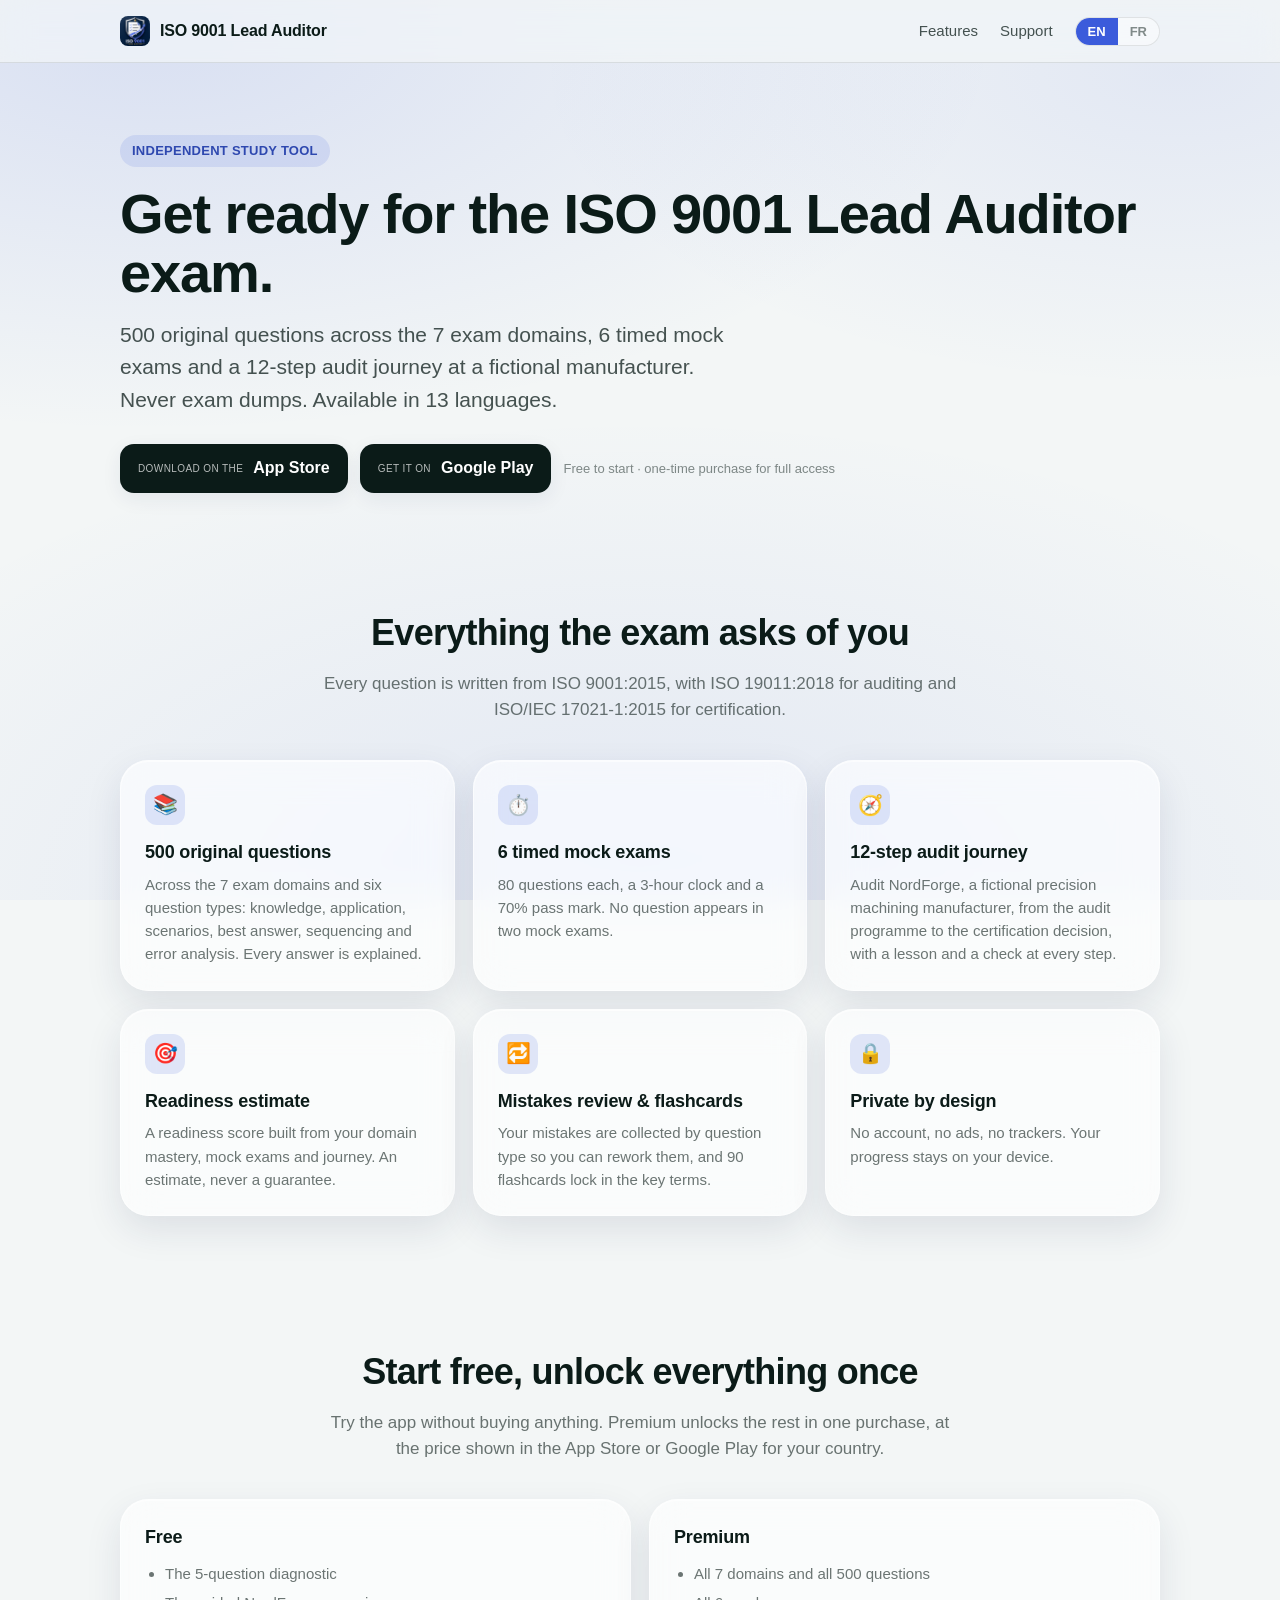
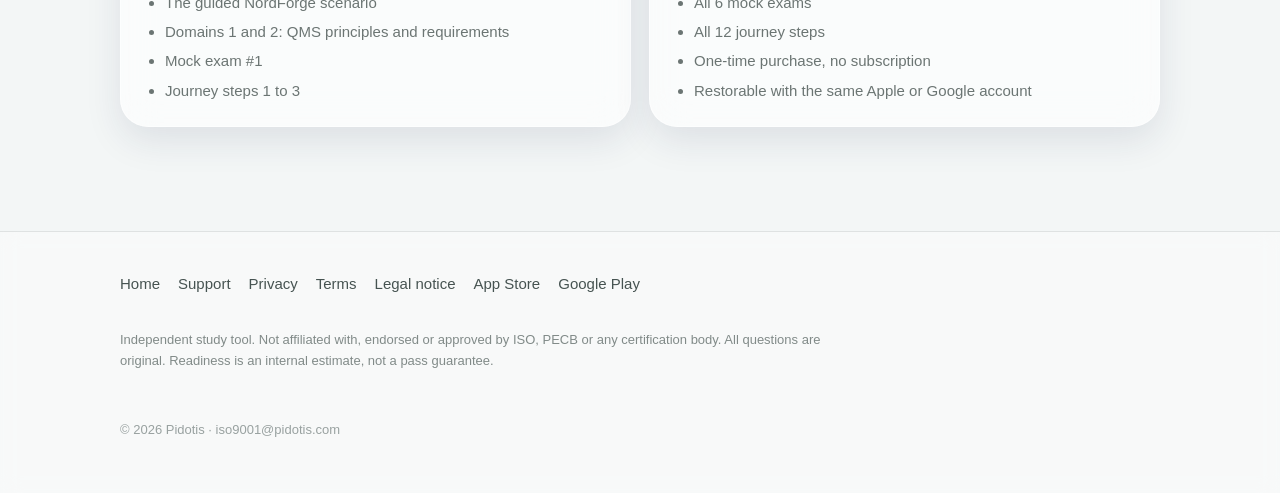
<file: index.html>
<!DOCTYPE html>
<html lang="en" data-lang="en">
  <head>
    <meta charset="utf-8" />
    <meta name="viewport" content="width=device-width, initial-scale=1" />
    <title>ISO 9001 Lead Auditor · Exam Practice &amp; Mock Exams</title>
    <meta
      name="description"
      content="Get ready for the ISO 9001 Lead Auditor exam: 500 original questions across the 7 exam domains, 6 timed mock exams and a 12-step audit journey. Independent study app in 13 languages."
    />
    <link rel="icon" type="image/png" href="assets/favicon.png" />
    <meta
      property="og:title"
      content="ISO 9001 Lead Auditor · Get ready for the exam"
    />
    <meta
      property="og:description"
      content="500 original questions, 6 timed mock exams and a 12-step audit journey to prepare for the ISO 9001 Lead Auditor exam."
    />
    <meta property="og:type" content="website" />
    <meta
      property="og:image"
      content="https://pierro0t.github.io/ISO-9001-website/assets/og.png"
    />
    <meta name="apple-itunes-app" content="app-id=6814967364" />
    <meta
      property="og:url"
      content="https://pierro0t.github.io/ISO-9001-website/"
    />
    <meta name="theme-color" content="#F3F6F6" />
    <script>
      // No-flash: fixe la langue avant le premier paint.
      (function () {
        try {
          var s = localStorage.getItem("i9001-lang");
          var l =
            s === "en" || s === "fr"
              ? s
              : (navigator.language || "en").toLowerCase().indexOf("fr") === 0
              ? "fr"
              : "en";
          document.documentElement.setAttribute("data-lang", l);
          document.documentElement.setAttribute("lang", l);
        } catch (e) {}
      })();
    </script>
    <link rel="stylesheet" href="styles.css" />
  </head>
  <body>
    <header class="nav">
      <div class="wrap nav-inner">
        <a class="brand" href="index.html">
          <img src="assets/logo.png" alt="" />
          <span>ISO 9001 Lead Auditor</span>
        </a>
        <nav class="nav-links">
          <a class="hide-sm" href="index.html#features"
            ><span class="lang-en">Features</span
            ><span class="lang-fr">Fonctions</span></a
          >
          <a href="support.html"
            ><span class="lang-en">Support</span
            ><span class="lang-fr">Aide</span></a
          >
          <div class="lang-toggle" role="group" aria-label="Language">
            <button type="button" data-set="en">EN</button>
            <button type="button" data-set="fr">FR</button>
          </div>
        </nav>
      </div>
    </header>

    <main>
      <!-- Hero -->
      <section class="wrap hero">
        <span class="eyebrow"
          ><span class="lang-en">Independent study tool</span
          ><span class="lang-fr">Outil d’étude indépendant</span></span
        >
        <h1>
          <span class="lang-en">Get ready for the ISO&nbsp;9001 Lead&nbsp;Auditor exam.</span
          ><span class="lang-fr">Préparez l’examen ISO&nbsp;9001 Lead&nbsp;Auditor.</span>
        </h1>
        <p class="lede">
          <span class="lang-en"
            >500 original questions across the 7 exam domains, 6 timed mock
            exams and a 12-step audit journey at a fictional manufacturer. Never
            exam dumps. Available in 13 languages.</span
          ><span class="lang-fr"
            >500 questions originales sur les 7 domaines de l’examen, 6 examens
            blancs chronométrés et un parcours d’audit en 12 étapes chez un
            fabricant fictif. Jamais de dumps d’examen. Disponible en 13
            langues.</span
          >
        </p>
        <div class="cta-row">
          <a
            class="badge"
            href="https://apps.apple.com/app/id6814967364"
            target="_blank"
            rel="noopener noreferrer"
          >
            <small class="lang-en">Download on the</small
            ><small class="lang-fr">Télécharger dans l’</small>
            <span>App Store</span>
          </a>
          <a
            class="badge"
            href="https://play.google.com/store/apps/details?id=com.pidotis.iso9001"
            target="_blank"
            rel="noopener noreferrer"
          >
            <small class="lang-en">Get it on</small
            ><small class="lang-fr">Disponible sur</small>
            <span>Google Play</span>
          </a>
          <span class="pill-note"
            ><span class="lang-en">Free to start · one-time purchase for full access</span
            ><span class="lang-fr"
              >Gratuit pour commencer · achat unique pour tout débloquer</span
            ></span
          >
        </div>
      </section>

      <!-- Features -->
      <section class="wrap" id="features">
        <div class="section-head">
          <h2>
            <span class="lang-en">Everything the exam asks of&nbsp;you</span
            ><span class="lang-fr">Tout ce que l’examen attend de vous</span>
          </h2>
          <p>
            <span class="lang-en"
              >Every question is written from ISO&nbsp;9001:2015, with
              ISO&nbsp;19011:2018 for auditing and ISO/IEC&nbsp;17021-1:2015 for
              certification.</span
            ><span class="lang-fr"
              >Chaque question s’appuie sur l’ISO&nbsp;9001:2015, avec
              l’ISO&nbsp;19011:2018 pour l’audit et l’ISO/IEC&nbsp;17021-1:2015
              pour la certification.</span
            >
          </p>
        </div>
        <div class="grid">
          <div class="glass card">
            <div class="ic">📚</div>
            <h3>
              <span class="lang-en">500 original questions</span
              ><span class="lang-fr">500 questions originales</span>
            </h3>
            <p>
              <span class="lang-en"
                >Across the 7 exam domains and six question types: knowledge,
                application, scenarios, best answer, sequencing and error
                analysis. Every answer is explained.</span
              ><span class="lang-fr"
                >Sur les 7 domaines de l’examen et six types de questions&nbsp;:
                connaissances, application, scénarios, meilleure réponse,
                séquencement et analyse d’erreur. Chaque réponse est
                expliquée.</span
              >
            </p>
          </div>
          <div class="glass card">
            <div class="ic">⏱️</div>
            <h3>
              <span class="lang-en">6 timed mock exams</span
              ><span class="lang-fr">6 examens blancs chronométrés</span>
            </h3>
            <p>
              <span class="lang-en"
                >80 questions each, a 3-hour clock and a 70% pass mark. No
                question appears in two mock exams.</span
              ><span class="lang-fr"
                >80 questions chacun, 3&nbsp;h de chrono et un seuil de réussite
                de 70&nbsp;%. Aucune question n’apparaît dans deux examens
                blancs.</span
              >
            </p>
          </div>
          <div class="glass card">
            <div class="ic">🧭</div>
            <h3>
              <span class="lang-en">12-step audit journey</span
              ><span class="lang-fr">Parcours d’audit en 12 étapes</span>
            </h3>
            <p>
              <span class="lang-en"
                >Audit NordForge, a fictional precision machining manufacturer,
                from the audit programme to the certification decision, with a
                lesson and a check at every step.</span
              ><span class="lang-fr"
                >Auditez NordForge, fabricant fictif d’usinage de précision, du
                programme d’audit à la décision de certification, avec un cours
                et un contrôle à chaque étape.</span
              >
            </p>
          </div>
          <div class="glass card">
            <div class="ic">🎯</div>
            <h3>
              <span class="lang-en">Readiness estimate</span
              ><span class="lang-fr">Préparation estimée</span>
            </h3>
            <p>
              <span class="lang-en"
                >A readiness score built from your domain mastery, mock exams and
                journey. An estimate, never a guarantee.</span
              ><span class="lang-fr"
                >Un score de préparation fondé sur votre maîtrise des domaines,
                vos examens blancs et votre parcours. Une estimation, jamais une
                garantie.</span
              >
            </p>
          </div>
          <div class="glass card">
            <div class="ic">🔁</div>
            <h3>
              <span class="lang-en">Mistakes review &amp; flashcards</span
              ><span class="lang-fr">Révision des erreurs &amp; flashcards</span>
            </h3>
            <p>
              <span class="lang-en"
                >Your mistakes are collected by question type so you can rework
                them, and 90 flashcards lock in the key terms.</span
              ><span class="lang-fr"
                >Vos erreurs sont rangées par type de question pour les
                retravailler, et 90 flashcards ancrent les notions clés.</span
              >
            </p>
          </div>
          <div class="glass card">
            <div class="ic">🔒</div>
            <h3>
              <span class="lang-en">Private by design</span
              ><span class="lang-fr">Privé par conception</span>
            </h3>
            <p>
              <span class="lang-en"
                >No account, no ads, no trackers. Your progress stays on your
                device.</span
              ><span class="lang-fr"
                >Pas de compte, pas de publicité, aucun traceur. Votre progression
                reste sur votre appareil.</span
              >
            </p>
          </div>
        </div>
      </section>

      <!-- Free and Premium -->
      <section class="wrap">
        <div class="section-head">
          <h2>
            <span class="lang-en">Start free, unlock everything once</span
            ><span class="lang-fr"
              >Commencez gratuitement, débloquez tout en une fois</span
            >
          </h2>
          <p>
            <span class="lang-en"
              >Try the app without buying anything. Premium unlocks the rest in
              one purchase, at the price shown in the App Store or Google Play
              for your country.</span
            ><span class="lang-fr"
              >Essayez l’app sans rien acheter. Premium débloque le reste en un
              seul achat, au prix affiché dans l’App Store ou Google Play pour
              votre pays.</span
            >
          </p>
        </div>
        <div class="grid">
          <div class="glass card">
            <h3>
              <span class="lang-en">Free</span
              ><span class="lang-fr">Gratuit</span>
            </h3>
            <ul class="lang-en">
              <li>The 5-question diagnostic</li>
              <li>The guided NordForge scenario</li>
              <li>Domains 1 and 2: QMS principles and requirements</li>
              <li>Mock exam #1</li>
              <li>Journey steps 1 to 3</li>
            </ul>
            <ul class="lang-fr">
              <li>Le diagnostic de 5 questions</li>
              <li>Le scénario guidé NordForge</li>
              <li>Les domaines 1 et 2&nbsp;: principes et exigences du SMQ</li>
              <li>L’examen blanc n°1</li>
              <li>Les étapes 1 à 3 du parcours</li>
            </ul>
          </div>
          <div class="glass card">
            <h3>Premium</h3>
            <ul class="lang-en">
              <li>All 7 domains and all 500 questions</li>
              <li>All 6 mock exams</li>
              <li>All 12 journey steps</li>
              <li>One-time purchase, no subscription</li>
              <li>Restorable with the same Apple or Google account</li>
            </ul>
            <ul class="lang-fr">
              <li>Les 7 domaines et les 500 questions</li>
              <li>Les 6 examens blancs</li>
              <li>Les 12 étapes du parcours</li>
              <li>Achat unique, sans abonnement</li>
              <li>Restaurable avec le même compte Apple ou Google</li>
            </ul>
          </div>
        </div>
      </section>
    </main>

    <footer class="footer">
      <div class="wrap footer-inner">
        <div class="footer-links">
          <a href="index.html"
            ><span class="lang-en">Home</span
            ><span class="lang-fr">Accueil</span></a
          >
          <a href="support.html"
            ><span class="lang-en">Support</span
            ><span class="lang-fr">Aide</span></a
          >
          <a href="privacy.html"
            ><span class="lang-en">Privacy</span
            ><span class="lang-fr">Confidentialité</span></a
          >
          <a href="terms.html"
            ><span class="lang-en">Terms</span
            ><span class="lang-fr">Conditions</span></a
          >
          <a href="legal.html"
            ><span class="lang-en">Legal notice</span
            ><span class="lang-fr">Mentions légales</span></a
          >
          <a
            href="https://apps.apple.com/app/id6814967364"
            target="_blank"
            rel="noopener noreferrer"
            >App Store</a
          >
          <a
            href="https://play.google.com/store/apps/details?id=com.pidotis.iso9001"
            target="_blank"
            rel="noopener noreferrer"
            >Google Play</a
          >
        </div>
        <p class="disclaimer">
          <span class="lang-en"
            >Independent study tool. Not affiliated with, endorsed or approved by
            ISO, PECB or any certification body. All questions are original.
            Readiness is an internal estimate, not a pass guarantee.</span
          ><span class="lang-fr"
            >Outil d’étude indépendant. Non affilié à ISO, PECB ni à aucun
            organisme de certification. Toutes les questions sont originales. La
            préparation est une estimation interne, pas une garantie de
            réussite.</span
          >
        </p>
        <p class="copy">© 2026 Pidotis · iso9001@pidotis.com</p>
      </div>
    </footer>
    <script src="app.js"></script>
  </body>
</html>
</file>
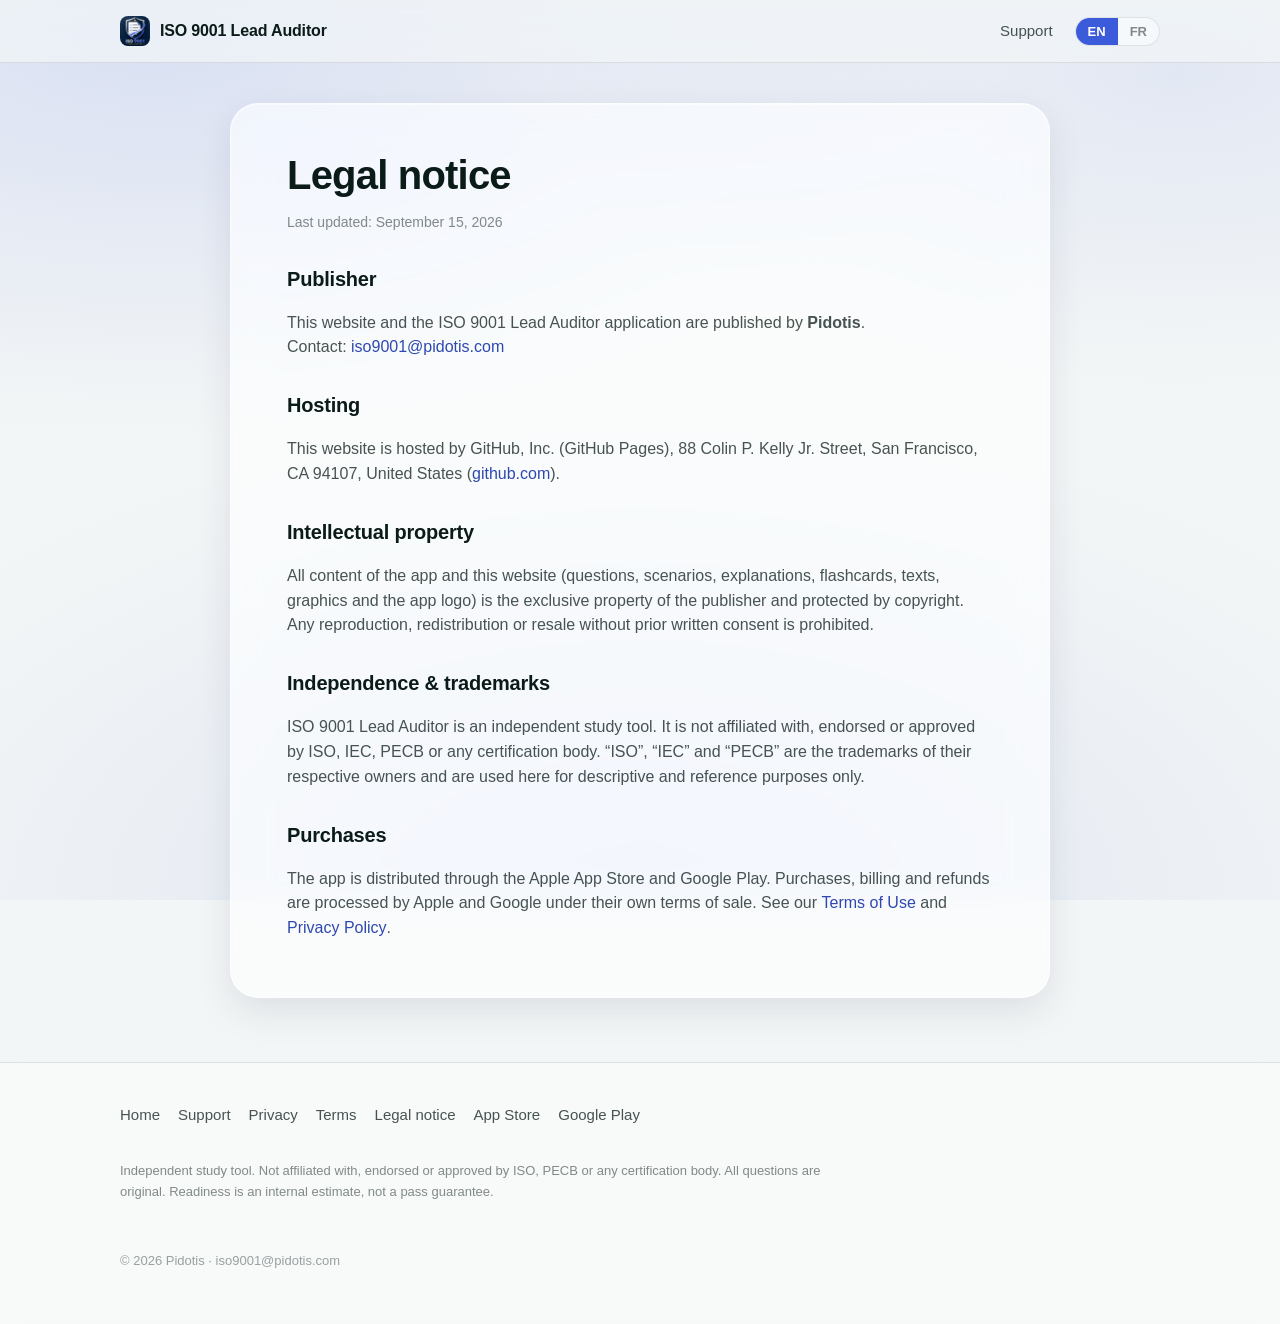
<file: legal.html>
<!DOCTYPE html>
<html lang="en" data-lang="en">
  <head>
    <meta charset="utf-8" />
    <meta name="viewport" content="width=device-width, initial-scale=1" />
    <title>Legal notice · ISO 9001 Lead Auditor</title>
    <meta
      name="description"
      content="Legal notice / mentions légales for ISO 9001 Lead Auditor by Pidotis."
    />
    <link rel="icon" type="image/png" href="assets/favicon.png" />
    <meta name="theme-color" content="#F3F6F6" />
    <script>
      (function () {
        try {
          var s = localStorage.getItem("i9001-lang");
          var l =
            s === "en" || s === "fr"
              ? s
              : (navigator.language || "en").toLowerCase().indexOf("fr") === 0
              ? "fr"
              : "en";
          document.documentElement.setAttribute("data-lang", l);
          document.documentElement.setAttribute("lang", l);
        } catch (e) {}
      })();
    </script>
    <link rel="stylesheet" href="styles.css" />
  </head>
  <body>
    <header class="nav">
      <div class="wrap nav-inner">
        <a class="brand" href="index.html">
          <img src="assets/logo.png" alt="" />
          <span>ISO 9001 Lead Auditor</span>
        </a>
        <nav class="nav-links">
          <a href="support.html"
            ><span class="lang-en">Support</span
            ><span class="lang-fr">Aide</span></a
          >
          <div class="lang-toggle" role="group" aria-label="Language">
            <button type="button" data-set="en">EN</button>
            <button type="button" data-set="fr">FR</button>
          </div>
        </nav>
      </div>
    </header>

    <main class="wrap doc">
      <article class="glass doc-card">
        <h1>
          <span class="lang-en">Legal notice</span
          ><span class="lang-fr">Mentions légales</span>
        </h1>
        <p class="updated">
          <span class="lang-en">Last updated: September 15, 2026</span
          ><span class="lang-fr">Dernière mise à jour&nbsp;: 15 septembre 2026</span>
        </p>

        <!-- EN -->
        <div class="lang-en">
          <h2>Publisher</h2>
          <p>
            This website and the ISO 9001 Lead Auditor application are published
            by <strong>Pidotis</strong>.<br />
            Contact:
            <a href="mailto:iso9001@pidotis.com"
              >iso9001@pidotis.com</a
            >
          </p>
          <h2>Hosting</h2>
          <p>
            This website is hosted by GitHub, Inc. (GitHub Pages), 88 Colin P.
            Kelly Jr. Street, San Francisco, CA 94107, United States
            (<a href="https://github.com" rel="noopener">github.com</a>).
          </p>
          <h2>Intellectual property</h2>
          <p>
            All content of the app and this website (questions, scenarios,
            explanations, flashcards, texts, graphics and the app logo) is the
            exclusive property of the publisher and protected by copyright. Any
            reproduction, redistribution or resale without prior written consent
            is prohibited.
          </p>
          <h2>Independence &amp; trademarks</h2>
          <p>
            ISO 9001 Lead Auditor is an independent study tool. It is not
            affiliated with, endorsed or approved by ISO, IEC, PECB or any
            certification body. “ISO”, “IEC” and “PECB” are the trademarks of
            their respective owners and are used here for descriptive and
            reference purposes only.
          </p>
          <h2>Purchases</h2>
          <p>
            The app is distributed through the Apple App Store and Google Play.
            Purchases, billing and refunds are processed by Apple and Google under
            their own terms of sale. See our
            <a href="terms.html">Terms of Use</a> and
            <a href="privacy.html">Privacy Policy</a>.
          </p>
        </div>

        <!-- FR -->
        <div class="lang-fr">
          <h2>Éditeur</h2>
          <p>
            Ce site et l’application ISO 9001 Lead Auditor sont édités par
            <strong>Pidotis</strong>.<br />
            Contact&nbsp;:
            <a href="mailto:iso9001@pidotis.com"
              >iso9001@pidotis.com</a
            >
          </p>
          <h2>Hébergement</h2>
          <p>
            Ce site est hébergé par GitHub, Inc. (GitHub Pages), 88 Colin P. Kelly
            Jr. Street, San Francisco, CA 94107, États-Unis
            (<a href="https://github.com" rel="noopener">github.com</a>).
          </p>
          <h2>Propriété intellectuelle</h2>
          <p>
            L’ensemble du contenu de l’app et de ce site (questions, scénarios,
            explications, flashcards, textes, graphismes et logo de l’app) est la
            propriété exclusive de l’éditeur et protégé par le droit d’auteur.
            Toute reproduction, redistribution ou revente sans accord écrit
            préalable est interdite.
          </p>
          <h2>Indépendance &amp; marques</h2>
          <p>
            ISO 9001 Lead Auditor est un outil d’étude indépendant. Il n’est ni
            affilié à ISO, à l’IEC ou à PECB, ni approuvé par ces organismes ou
            par un organisme de certification. «&nbsp;ISO&nbsp;», «&nbsp;IEC&nbsp;»
            et «&nbsp;PECB&nbsp;» sont les marques de leurs détenteurs respectifs
            et ne sont utilisées ici qu’à des fins descriptives et de référence.
          </p>
          <h2>Achats</h2>
          <p>
            L’app est distribuée via l’App Store d’Apple et Google Play. Les
            achats, la facturation et les remboursements sont traités par Apple et
            Google selon leurs propres conditions de vente. Voir nos
            <a href="terms.html">conditions d’utilisation</a> et notre
            <a href="privacy.html">politique de confidentialité</a>.
          </p>
        </div>
      </article>
    </main>

    <footer class="footer">
      <div class="wrap footer-inner">
        <div class="footer-links">
          <a href="index.html"
            ><span class="lang-en">Home</span
            ><span class="lang-fr">Accueil</span></a
          >
          <a href="support.html"
            ><span class="lang-en">Support</span
            ><span class="lang-fr">Aide</span></a
          >
          <a href="privacy.html"
            ><span class="lang-en">Privacy</span
            ><span class="lang-fr">Confidentialité</span></a
          >
          <a href="terms.html"
            ><span class="lang-en">Terms</span
            ><span class="lang-fr">Conditions</span></a
          >
          <a href="legal.html"
            ><span class="lang-en">Legal notice</span
            ><span class="lang-fr">Mentions légales</span></a
          >
          <a
            href="https://apps.apple.com/app/id6814967364"
            target="_blank"
            rel="noopener noreferrer"
            >App Store</a
          >
          <a
            href="https://play.google.com/store/apps/details?id=com.pidotis.iso9001"
            target="_blank"
            rel="noopener noreferrer"
            >Google Play</a
          >
        </div>
        <p class="disclaimer">
          <span class="lang-en"
            >Independent study tool. Not affiliated with, endorsed or approved by
            ISO, PECB or any certification body. All questions are original.
            Readiness is an internal estimate, not a pass guarantee.</span
          ><span class="lang-fr"
            >Outil d’étude indépendant. Non affilié à ISO, PECB ni à aucun
            organisme de certification. Toutes les questions sont originales. La
            préparation est une estimation interne, pas une garantie de
            réussite.</span
          >
        </p>
        <p class="copy">© 2026 Pidotis · iso9001@pidotis.com</p>
      </div>
    </footer>
    <script src="app.js"></script>
  </body>
</html>
</file>
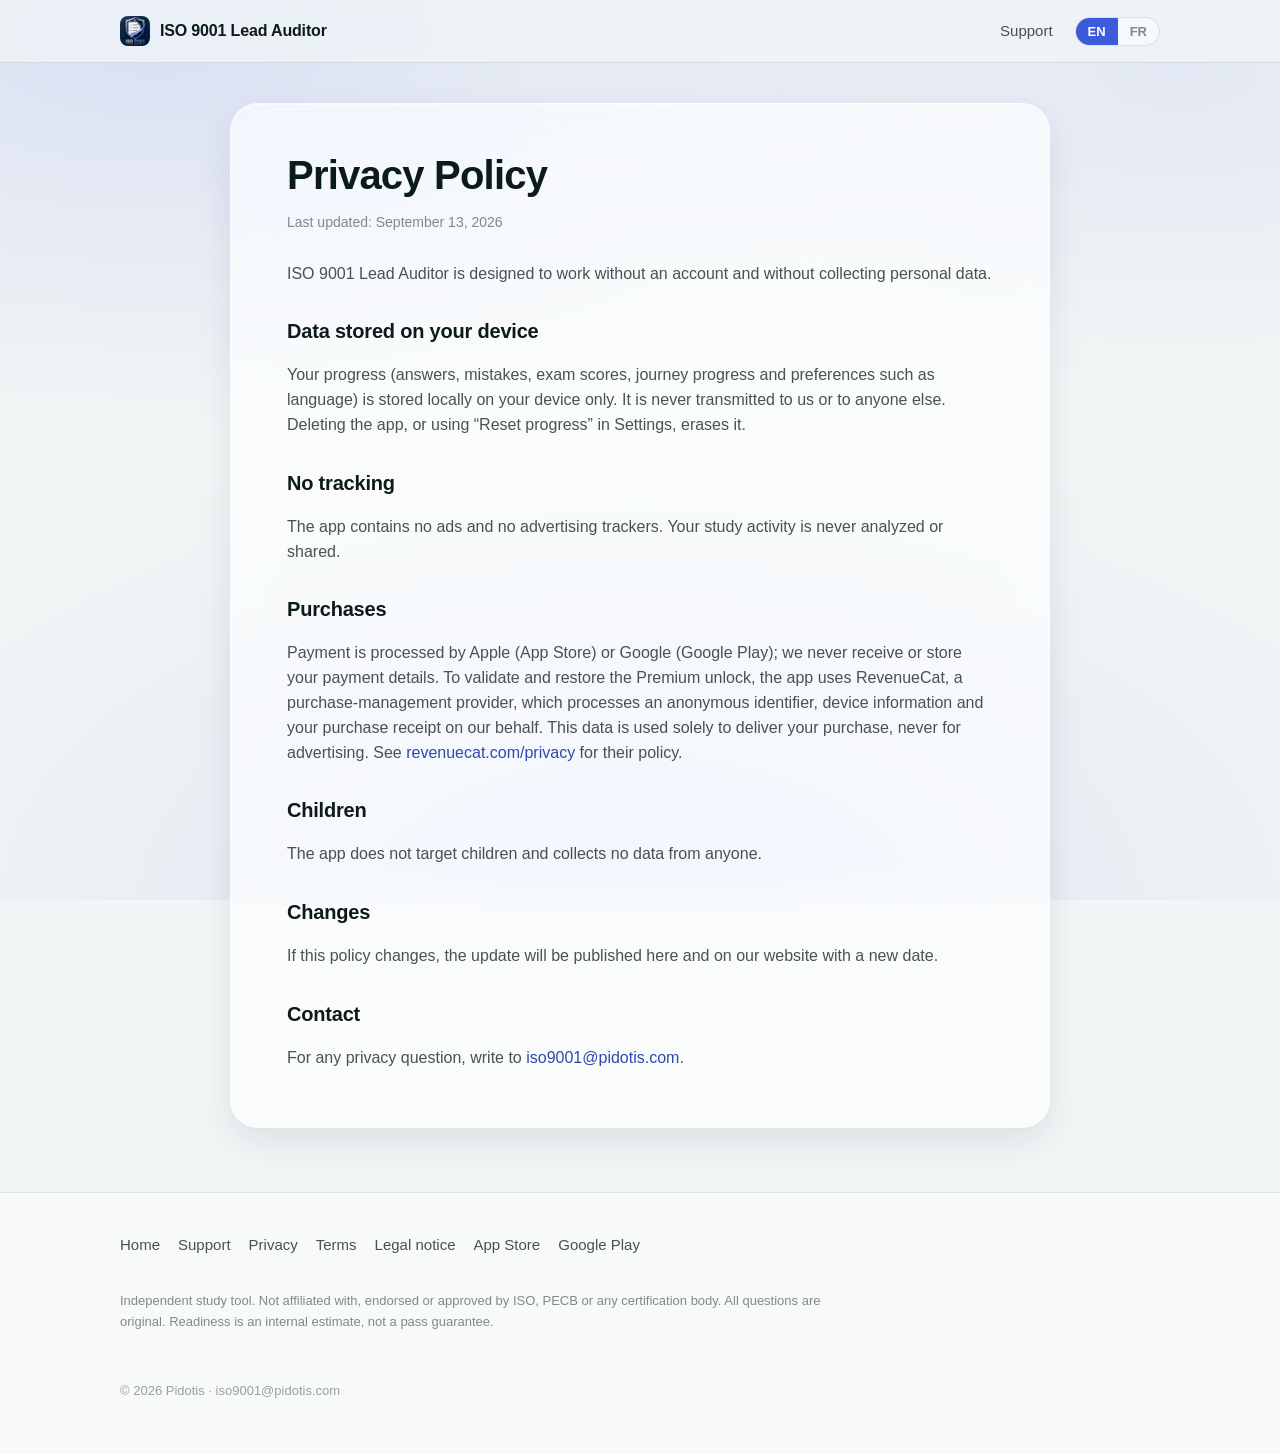
<file: privacy.html>
<!DOCTYPE html>
<html lang="en" data-lang="en">
  <head>
    <meta charset="utf-8" />
    <meta name="viewport" content="width=device-width, initial-scale=1" />
    <title>Privacy Policy · ISO 9001 Lead Auditor</title>
    <meta
      name="description"
      content="Privacy policy for ISO 9001 Lead Auditor: no account, no personal data collection, no tracking."
    />
    <link rel="icon" type="image/png" href="assets/favicon.png" />
    <meta name="theme-color" content="#F3F6F6" />
    <script>
      (function () {
        try {
          var s = localStorage.getItem("i9001-lang");
          var l =
            s === "en" || s === "fr"
              ? s
              : (navigator.language || "en").toLowerCase().indexOf("fr") === 0
              ? "fr"
              : "en";
          document.documentElement.setAttribute("data-lang", l);
          document.documentElement.setAttribute("lang", l);
        } catch (e) {}
      })();
    </script>
    <link rel="stylesheet" href="styles.css" />
  </head>
  <body>
    <header class="nav">
      <div class="wrap nav-inner">
        <a class="brand" href="index.html">
          <img src="assets/logo.png" alt="" />
          <span>ISO 9001 Lead Auditor</span>
        </a>
        <nav class="nav-links">
          <a href="support.html"
            ><span class="lang-en">Support</span
            ><span class="lang-fr">Aide</span></a
          >
          <div class="lang-toggle" role="group" aria-label="Language">
            <button type="button" data-set="en">EN</button>
            <button type="button" data-set="fr">FR</button>
          </div>
        </nav>
      </div>
    </header>

    <main class="wrap doc">
      <article class="glass doc-card">
        <h1>
          <span class="lang-en">Privacy Policy</span
          ><span class="lang-fr">Politique de confidentialité</span>
        </h1>
        <p class="updated"><!-- legal:updated -->
<span class="lang-en">Last updated: September 13, 2026</span><span class="lang-fr">Dernière mise à jour : 13 septembre 2026</span>
<!-- /legal:updated --></p>
        <div class="lang-en"><!-- legal:en -->
          <p>ISO 9001 Lead Auditor is designed to work without an account and without collecting personal data.</p>
          <h2>Data stored on your device</h2>
          <p>Your progress (answers, mistakes, exam scores, journey progress and preferences such as language) is stored locally on your device only. It is never transmitted to us or to anyone else. Deleting the app, or using “Reset progress” in Settings, erases it.</p>
          <h2>No tracking</h2>
          <p>The app contains no ads and no advertising trackers. Your study activity is never analyzed or shared.</p>
          <h2>Purchases</h2>
          <p>Payment is processed by Apple (App Store) or Google (Google Play); we never receive or store your payment details. To validate and restore the Premium unlock, the app uses RevenueCat, a purchase-management provider, which processes an anonymous identifier, device information and your purchase receipt on our behalf. This data is used solely to deliver your purchase, never for advertising. See <a href="https://www.revenuecat.com/privacy" rel="noopener">revenuecat.com/privacy</a> for their policy.</p>
          <h2>Children</h2>
          <p>The app does not target children and collects no data from anyone.</p>
          <h2>Changes</h2>
          <p>If this policy changes, the update will be published here and on our website with a new date.</p>
          <h2>Contact</h2>
          <p>For any privacy question, write to <a href="mailto:iso9001@pidotis.com">iso9001@pidotis.com</a>.</p>
<!-- /legal:en --></div>
        <div class="lang-fr"><!-- legal:fr -->
          <p>ISO 9001 Lead Auditor est conçu pour fonctionner sans compte et sans collecte de données personnelles.</p>
          <h2>Données stockées sur votre appareil</h2>
          <p>Votre progression (réponses, erreurs, scores d'examens, avancement du parcours et préférences comme la langue) est stockée uniquement en local sur votre appareil. Elle ne nous est jamais transmise, ni à quiconque. Supprimer l'app, ou utiliser « Réinitialiser la progression » dans les réglages, l'efface.</p>
          <h2>Aucun pistage</h2>
          <p>L'app ne contient ni publicité ni traceur publicitaire. Votre activité d'étude n'est jamais analysée ni partagée.</p>
          <h2>Achats</h2>
          <p>Le paiement est traité par Apple (App Store) ou Google (Google Play) ; nous ne recevons ni ne stockons jamais vos données de paiement. Pour valider et restaurer le déblocage Premium, l'app utilise RevenueCat, un prestataire de gestion des achats, qui traite pour notre compte un identifiant anonyme, des informations sur l'appareil et votre reçu d'achat. Ces données servent uniquement à fournir votre achat, jamais à des fins publicitaires. Voir <a href="https://www.revenuecat.com/privacy" rel="noopener">revenuecat.com/privacy</a> pour leur politique.</p>
          <h2>Enfants</h2>
          <p>L'app ne cible pas les enfants et ne collecte de données de personne.</p>
          <h2>Modifications</h2>
          <p>Si cette politique évolue, la mise à jour sera publiée ici et sur notre site avec une nouvelle date.</p>
          <h2>Contact</h2>
          <p>Pour toute question relative à la confidentialité : <a href="mailto:iso9001@pidotis.com">iso9001@pidotis.com</a>.</p>
<!-- /legal:fr --></div>
      </article>
    </main>

    <footer class="footer">
      <div class="wrap footer-inner">
        <div class="footer-links">
          <a href="index.html"
            ><span class="lang-en">Home</span
            ><span class="lang-fr">Accueil</span></a
          >
          <a href="support.html"
            ><span class="lang-en">Support</span
            ><span class="lang-fr">Aide</span></a
          >
          <a href="privacy.html"
            ><span class="lang-en">Privacy</span
            ><span class="lang-fr">Confidentialité</span></a
          >
          <a href="terms.html"
            ><span class="lang-en">Terms</span
            ><span class="lang-fr">Conditions</span></a
          >
          <a href="legal.html"
            ><span class="lang-en">Legal notice</span
            ><span class="lang-fr">Mentions légales</span></a
          >
          <a
            href="https://apps.apple.com/app/id6814967364"
            target="_blank"
            rel="noopener noreferrer"
            >App Store</a
          >
          <a
            href="https://play.google.com/store/apps/details?id=com.pidotis.iso9001"
            target="_blank"
            rel="noopener noreferrer"
            >Google Play</a
          >
        </div>
        <p class="disclaimer">
          <span class="lang-en"
            >Independent study tool. Not affiliated with, endorsed or approved by
            ISO, PECB or any certification body. All questions are original.
            Readiness is an internal estimate, not a pass guarantee.</span
          ><span class="lang-fr"
            >Outil d’étude indépendant. Non affilié à ISO, PECB ni à aucun
            organisme de certification. Toutes les questions sont originales. La
            préparation est une estimation interne, pas une garantie de
            réussite.</span
          >
        </p>
        <p class="copy">© 2026 Pidotis · iso9001@pidotis.com</p>
      </div>
    </footer>
    <script src="app.js"></script>
  </body>
</html>
</file>
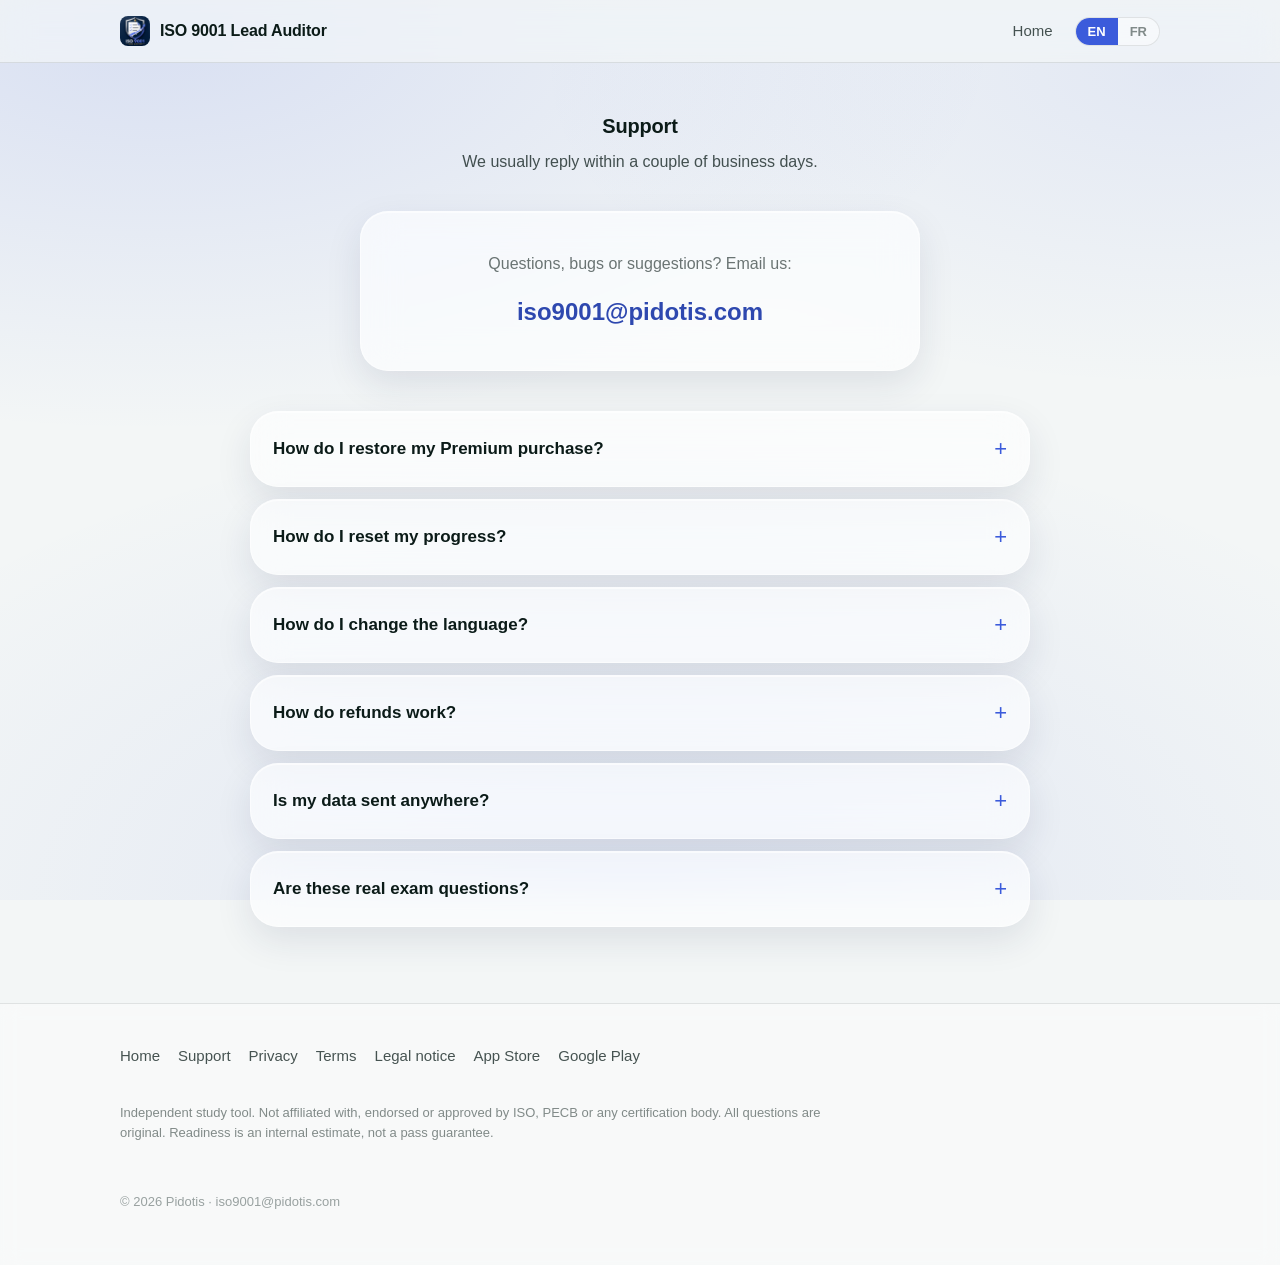
<file: support.html>
<!DOCTYPE html>
<html lang="en" data-lang="en">
  <head>
    <meta charset="utf-8" />
    <meta name="viewport" content="width=device-width, initial-scale=1" />
    <title>Support · ISO 9001 Lead Auditor</title>
    <meta
      name="description"
      content="Support and contact for ISO 9001 Lead Auditor: restore a purchase, reset progress, change the language, refunds."
    />
    <link rel="icon" type="image/png" href="assets/favicon.png" />
    <meta name="theme-color" content="#F3F6F6" />
    <script>
      (function () {
        try {
          var s = localStorage.getItem("i9001-lang");
          var l =
            s === "en" || s === "fr"
              ? s
              : (navigator.language || "en").toLowerCase().indexOf("fr") === 0
              ? "fr"
              : "en";
          document.documentElement.setAttribute("data-lang", l);
          document.documentElement.setAttribute("lang", l);
        } catch (e) {}
      })();
    </script>
    <link rel="stylesheet" href="styles.css" />
  </head>
  <body>
    <header class="nav">
      <div class="wrap nav-inner">
        <a class="brand" href="index.html">
          <img src="assets/logo.png" alt="" />
          <span>ISO 9001 Lead Auditor</span>
        </a>
        <nav class="nav-links">
          <a href="index.html"
            ><span class="lang-en">Home</span
            ><span class="lang-fr">Accueil</span></a
          >
          <div class="lang-toggle" role="group" aria-label="Language">
            <button type="button" data-set="en">EN</button>
            <button type="button" data-set="fr">FR</button>
          </div>
        </nav>
      </div>
    </header>

    <main>
      <section class="wrap doc">
        <div class="section-head">
          <h2 style="margin-top: 8px">
            <span class="lang-en">Support</span
            ><span class="lang-fr">Aide &amp; support</span>
          </h2>
          <p>
            <span class="lang-en"
              >We usually reply within a couple of business days.</span
            ><span class="lang-fr"
              >Nous répondons généralement sous quelques jours ouvrés.</span
            >
          </p>
        </div>

        <div class="glass contact-card" style="margin-bottom: 40px">
          <p class="mt0" style="color: var(--ink60)">
            <span class="lang-en">Questions, bugs or suggestions? Email us:</span
            ><span class="lang-fr"
              >Questions, bugs ou suggestions&nbsp;? Écrivez-nous&nbsp;:</span
            >
          </p>
          <a class="mail" href="mailto:iso9001@pidotis.com"
            >iso9001@pidotis.com</a
          >
        </div>

        <div class="faq">
          <details class="glass">
            <summary>
              <span class="lang-en">How do I restore my Premium purchase?</span
              ><span class="lang-fr"
                >Comment restaurer mon achat Premium&nbsp;?</span
              >
            </summary>
            <p class="lang-en">
              Premium is a one-time purchase tied to your Apple or Google account.
              On a new device, sign in to the store with the same account, open
              the app and tap “Restore purchase”, on the Premium screen or in
              Settings.
            </p>
            <p class="lang-fr">
              Premium est un achat unique lié à votre compte Apple ou Google. Sur
              un nouvel appareil, connectez-vous au store avec le même compte,
              ouvrez l’app et touchez «&nbsp;Restaurer l’achat&nbsp;», sur l’écran
              Premium ou dans les réglages.
            </p>
          </details>

          <details class="glass">
            <summary>
              <span class="lang-en">How do I reset my progress?</span
              ><span class="lang-fr"
                >Comment réinitialiser ma progression&nbsp;?</span
              >
            </summary>
            <p class="lang-en">
              Open Settings with the gear icon on the Home screen, then tap “Reset
              progress”. It erases your answers, mistakes, exam scores and
              journey progress from the device. Your language, Premium and
              preferences are kept.
            </p>
            <p class="lang-fr">
              Ouvrez les réglages avec l’icône en forme d’engrenage de l’écran
              d’accueil, puis touchez «&nbsp;Réinitialiser la progression&nbsp;».
              Vos réponses, erreurs, scores d’examens et l’avancement du parcours
              sont effacés de l’appareil. La langue, Premium et vos préférences
              sont conservés.
            </p>
          </details>

          <details class="glass">
            <summary>
              <span class="lang-en">How do I change the language?</span
              ><span class="lang-fr">Comment changer la langue&nbsp;?</span>
            </summary>
            <p class="lang-en">
              In the app, open Settings, tap Language and choose from 13
              languages. The switch is instant. On this website, use the EN / FR
              toggle at the top right.
            </p>
            <p class="lang-fr">
              Dans l’app, ouvrez les réglages, touchez Langue et choisissez parmi
              13 langues. Le changement est immédiat. Sur ce site, utilisez le
              sélecteur EN / FR en haut à droite.
            </p>
          </details>

          <details class="glass">
            <summary>
              <span class="lang-en">How do refunds work?</span
              ><span class="lang-fr"
                >Comment fonctionnent les remboursements&nbsp;?</span
              >
            </summary>
            <p class="lang-en">
              Payments and refunds are handled entirely by Apple and Google. To
              request a refund, use
              <a href="https://reportaproblem.apple.com" rel="noopener"
                >reportaproblem.apple.com</a
              >
              (App Store) or your Google Play order history. We have no access to
              your payment details.
            </p>
            <p class="lang-fr">
              Les paiements et remboursements sont entièrement gérés par Apple et
              Google. Pour demander un remboursement, utilisez
              <a href="https://reportaproblem.apple.com" rel="noopener"
                >reportaproblem.apple.com</a
              >
              (App Store) ou l’historique de commandes Google Play. Nous n’avons
              aucun accès à vos données de paiement.
            </p>
          </details>

          <details class="glass">
            <summary>
              <span class="lang-en">Is my data sent anywhere?</span
              ><span class="lang-fr"
                >Mes données sont-elles envoyées quelque part&nbsp;?</span
              >
            </summary>
            <p class="lang-en">
              Your progress never leaves your device: there is no account and no
              tracking. Purchases go through Apple or Google and are validated by
              RevenueCat. See our <a href="privacy.html">Privacy Policy</a> for
              details.
            </p>
            <p class="lang-fr">
              Votre progression ne quitte jamais votre appareil&nbsp;: aucun
              compte, aucun pistage. Les achats passent par Apple ou Google et sont
              validés par RevenueCat. Voir notre
              <a href="privacy.html">politique de confidentialité</a>.
            </p>
          </details>

          <details class="glass">
            <summary>
              <span class="lang-en">Are these real exam questions?</span
              ><span class="lang-fr"
                >S’agit-il de vraies questions d’examen&nbsp;?</span
              >
            </summary>
            <p class="lang-en">
              No. Every question is original, written from ISO&nbsp;9001:2015,
              ISO&nbsp;19011:2018 and ISO/IEC&nbsp;17021-1:2015 to cover the scope
              of the ISO&nbsp;9001 Lead Auditor exam. We never use exam dumps.
            </p>
            <p class="lang-fr">
              Non. Chaque question est originale, rédigée d’après
              l’ISO&nbsp;9001:2015, l’ISO&nbsp;19011:2018 et
              l’ISO/IEC&nbsp;17021-1:2015 pour couvrir le périmètre de l’examen
              ISO&nbsp;9001 Lead Auditor. Nous n’utilisons jamais de dumps
              d’examen.
            </p>
          </details>
        </div>
      </section>
    </main>

    <footer class="footer">
      <div class="wrap footer-inner">
        <div class="footer-links">
          <a href="index.html"
            ><span class="lang-en">Home</span
            ><span class="lang-fr">Accueil</span></a
          >
          <a href="support.html"
            ><span class="lang-en">Support</span
            ><span class="lang-fr">Aide</span></a
          >
          <a href="privacy.html"
            ><span class="lang-en">Privacy</span
            ><span class="lang-fr">Confidentialité</span></a
          >
          <a href="terms.html"
            ><span class="lang-en">Terms</span
            ><span class="lang-fr">Conditions</span></a
          >
          <a href="legal.html"
            ><span class="lang-en">Legal notice</span
            ><span class="lang-fr">Mentions légales</span></a
          >
          <a
            href="https://apps.apple.com/app/id6814967364"
            target="_blank"
            rel="noopener noreferrer"
            >App Store</a
          >
          <a
            href="https://play.google.com/store/apps/details?id=com.pidotis.iso9001"
            target="_blank"
            rel="noopener noreferrer"
            >Google Play</a
          >
        </div>
        <p class="disclaimer">
          <span class="lang-en"
            >Independent study tool. Not affiliated with, endorsed or approved by
            ISO, PECB or any certification body. All questions are original.
            Readiness is an internal estimate, not a pass guarantee.</span
          ><span class="lang-fr"
            >Outil d’étude indépendant. Non affilié à ISO, PECB ni à aucun
            organisme de certification. Toutes les questions sont originales. La
            préparation est une estimation interne, pas une garantie de
            réussite.</span
          >
        </p>
        <p class="copy">© 2026 Pidotis · iso9001@pidotis.com</p>
      </div>
    </footer>
    <script src="app.js"></script>
  </body>
</html>
</file>
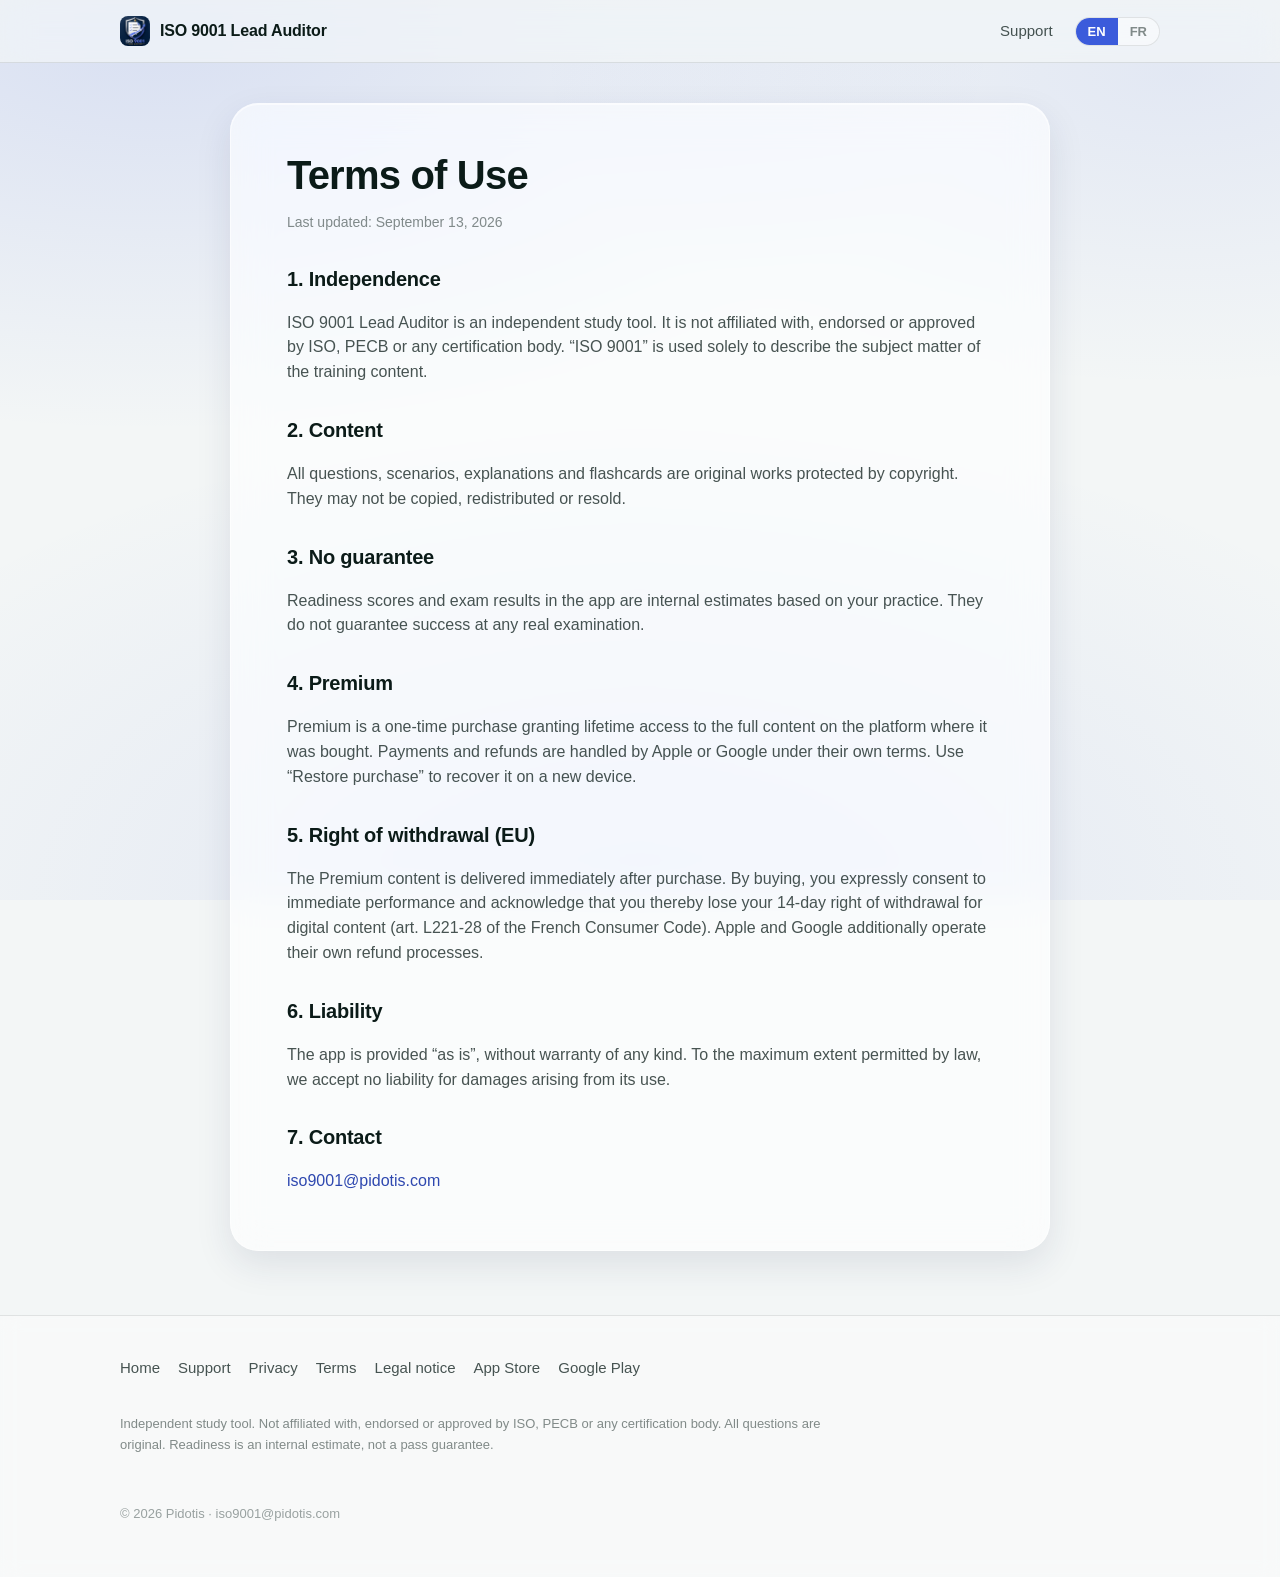
<file: terms.html>
<!DOCTYPE html>
<html lang="en" data-lang="en">
  <head>
    <meta charset="utf-8" />
    <meta name="viewport" content="width=device-width, initial-scale=1" />
    <title>Terms of Use · ISO 9001 Lead Auditor</title>
    <meta
      name="description"
      content="Terms of use for ISO 9001 Lead Auditor: independence, content, no guarantee, Premium, liability."
    />
    <link rel="icon" type="image/png" href="assets/favicon.png" />
    <meta name="theme-color" content="#F3F6F6" />
    <script>
      (function () {
        try {
          var s = localStorage.getItem("i9001-lang");
          var l =
            s === "en" || s === "fr"
              ? s
              : (navigator.language || "en").toLowerCase().indexOf("fr") === 0
              ? "fr"
              : "en";
          document.documentElement.setAttribute("data-lang", l);
          document.documentElement.setAttribute("lang", l);
        } catch (e) {}
      })();
    </script>
    <link rel="stylesheet" href="styles.css" />
  </head>
  <body>
    <header class="nav">
      <div class="wrap nav-inner">
        <a class="brand" href="index.html">
          <img src="assets/logo.png" alt="" />
          <span>ISO 9001 Lead Auditor</span>
        </a>
        <nav class="nav-links">
          <a href="support.html"
            ><span class="lang-en">Support</span
            ><span class="lang-fr">Aide</span></a
          >
          <div class="lang-toggle" role="group" aria-label="Language">
            <button type="button" data-set="en">EN</button>
            <button type="button" data-set="fr">FR</button>
          </div>
        </nav>
      </div>
    </header>

    <main class="wrap doc">
      <article class="glass doc-card">
        <h1>
          <span class="lang-en">Terms of Use</span
          ><span class="lang-fr">Conditions d'utilisation</span>
        </h1>
        <p class="updated"><!-- legal:updated -->
<span class="lang-en">Last updated: September 13, 2026</span><span class="lang-fr">Dernière mise à jour : 13 septembre 2026</span>
<!-- /legal:updated --></p>
        <div class="lang-en"><!-- legal:en -->
          <h2>1. Independence</h2>
          <p>ISO 9001 Lead Auditor is an independent study tool. It is not affiliated with, endorsed or approved by ISO, PECB or any certification body. “ISO 9001” is used solely to describe the subject matter of the training content.</p>
          <h2>2. Content</h2>
          <p>All questions, scenarios, explanations and flashcards are original works protected by copyright. They may not be copied, redistributed or resold.</p>
          <h2>3. No guarantee</h2>
          <p>Readiness scores and exam results in the app are internal estimates based on your practice. They do not guarantee success at any real examination.</p>
          <h2>4. Premium</h2>
          <p>Premium is a one-time purchase granting lifetime access to the full content on the platform where it was bought. Payments and refunds are handled by Apple or Google under their own terms. Use “Restore purchase” to recover it on a new device.</p>
          <h2>5. Right of withdrawal (EU)</h2>
          <p>The Premium content is delivered immediately after purchase. By buying, you expressly consent to immediate performance and acknowledge that you thereby lose your 14-day right of withdrawal for digital content (art. L221-28 of the French Consumer Code). Apple and Google additionally operate their own refund processes.</p>
          <h2>6. Liability</h2>
          <p>The app is provided “as is”, without warranty of any kind. To the maximum extent permitted by law, we accept no liability for damages arising from its use.</p>
          <h2>7. Contact</h2>
          <p><a href="mailto:iso9001@pidotis.com">iso9001@pidotis.com</a></p>
<!-- /legal:en --></div>
        <div class="lang-fr"><!-- legal:fr -->
          <h2>1. Indépendance</h2>
          <p>ISO 9001 Lead Auditor est un outil d'étude indépendant. Il n'est affilié à, ni approuvé par ISO, PECB ou tout autre organisme de certification. « ISO 9001 » est utilisé uniquement pour décrire le sujet du contenu de formation.</p>
          <h2>2. Contenu</h2>
          <p>Toutes les questions, scénarios, explications et flashcards sont des œuvres originales protégées par le droit d'auteur. Ils ne peuvent être copiés, redistribués ou revendus.</p>
          <h2>3. Aucune garantie</h2>
          <p>Les scores de préparation et résultats d'examens dans l'app sont des estimations internes fondées sur votre pratique. Ils ne garantissent la réussite à aucun examen réel.</p>
          <h2>4. Premium</h2>
          <p>Premium est un achat unique donnant un accès à vie au contenu complet sur la plateforme d'achat. Paiements et remboursements sont gérés par Apple ou Google selon leurs propres conditions. Utilisez « Restaurer l'achat » pour le récupérer sur un nouvel appareil.</p>
          <h2>5. Droit de rétractation (UE)</h2>
          <p>Le contenu Premium est fourni immédiatement après l'achat. En achetant, vous consentez expressément à l'exécution immédiate et reconnaissez perdre votre droit de rétractation de 14 jours pour les contenus numériques (art. L221-28 du Code de la consommation). Apple et Google proposent par ailleurs leurs propres processus de remboursement.</p>
          <h2>6. Responsabilité</h2>
          <p>L'app est fournie « en l'état », sans garantie d'aucune sorte. Dans la mesure permise par la loi, nous déclinons toute responsabilité pour les dommages résultant de son utilisation.</p>
          <h2>7. Contact</h2>
          <p><a href="mailto:iso9001@pidotis.com">iso9001@pidotis.com</a></p>
<!-- /legal:fr --></div>
      </article>
    </main>

    <footer class="footer">
      <div class="wrap footer-inner">
        <div class="footer-links">
          <a href="index.html"
            ><span class="lang-en">Home</span
            ><span class="lang-fr">Accueil</span></a
          >
          <a href="support.html"
            ><span class="lang-en">Support</span
            ><span class="lang-fr">Aide</span></a
          >
          <a href="privacy.html"
            ><span class="lang-en">Privacy</span
            ><span class="lang-fr">Confidentialité</span></a
          >
          <a href="terms.html"
            ><span class="lang-en">Terms</span
            ><span class="lang-fr">Conditions</span></a
          >
          <a href="legal.html"
            ><span class="lang-en">Legal notice</span
            ><span class="lang-fr">Mentions légales</span></a
          >
          <a
            href="https://apps.apple.com/app/id6814967364"
            target="_blank"
            rel="noopener noreferrer"
            >App Store</a
          >
          <a
            href="https://play.google.com/store/apps/details?id=com.pidotis.iso9001"
            target="_blank"
            rel="noopener noreferrer"
            >Google Play</a
          >
        </div>
        <p class="disclaimer">
          <span class="lang-en"
            >Independent study tool. Not affiliated with, endorsed or approved by
            ISO, PECB or any certification body. All questions are original.
            Readiness is an internal estimate, not a pass guarantee.</span
          ><span class="lang-fr"
            >Outil d’étude indépendant. Non affilié à ISO, PECB ni à aucun
            organisme de certification. Toutes les questions sont originales. La
            préparation est une estimation interne, pas une garantie de
            réussite.</span
          >
        </p>
        <p class="copy">© 2026 Pidotis · iso9001@pidotis.com</p>
      </div>
    </footer>
    <script src="app.js"></script>
  </body>
</html>
</file>
<file: styles.css>
/* ISO 9001 Lead Auditor : site vitrine. Liquid Glass, palette de app. */

:root {
  --accent: #3B5BDB;
  --deep-teal: #2E48AF;
  --ink: #0b1b18;
  --ink75: rgba(11, 27, 24, 0.75);
  --ink60: rgba(11, 27, 24, 0.6);
  --ink50: rgba(11, 27, 24, 0.5);
  --ink40: rgba(11, 27, 24, 0.4);
  --hairline: rgba(11, 27, 24, 0.1);
  --bg: #f3f6f6;
  --white: #ffffff;
  --radius-lg: 28px;
  --radius-md: 20px;
  --radius-sm: 14px;
  --maxw: 1080px;
  --shadow-card: 0 14px 36px rgba(30, 40, 82, 0.1);
  --shadow-row: 0 6px 20px rgba(30, 40, 82, 0.07);
  --shadow-primary: 0 12px 28px rgba(59, 91, 219, 0.35);
  font-synthesis: none;
  -webkit-text-size-adjust: 100%;
}

* {
  box-sizing: border-box;
}

html {
  scroll-behavior: smooth;
}

body {
  margin: 0;
  min-height: 100vh;
  color: var(--ink);
  background: var(--bg);
  font-family: -apple-system, BlinkMacSystemFont, "Segoe UI", Roboto, Helvetica,
    Arial, sans-serif;
  line-height: 1.55;
  -webkit-font-smoothing: antialiased;
  text-rendering: optimizeLegibility;
}

/* Fond ambiant : 3 gradients radiaux, fixe. */
body::before {
  content: "";
  position: fixed;
  inset: 0;
  z-index: -1;
  background:
    radial-gradient(120% 80% at 12% 4%, rgba(59, 91, 219, 0.14), transparent 55%),
    radial-gradient(100% 70% at 92% 8%, rgba(59, 91, 219, 0.09), transparent 50%),
    radial-gradient(120% 90% at 50% 100%, rgba(19, 56, 204, 0.08), transparent 60%),
    var(--bg);
}

/* Bascule de langue : masque la langue inactive. */
html[data-lang="en"] .lang-fr,
html[data-lang="fr"] .lang-en {
  display: none !important;
}

a {
  color: var(--deep-teal);
  text-decoration: none;
}
a:hover {
  text-decoration: underline;
}

img {
  max-width: 100%;
  display: block;
}

/* ---------- Layout ---------- */

.wrap {
  width: 100%;
  max-width: var(--maxw);
  margin: 0 auto;
  /* Horizontal uniquement : évite d'écraser le padding vertical des
     <section> qui portent aussi la classe .wrap. */
  padding-left: 20px;
  padding-right: 20px;
}

section {
  padding-top: 64px;
  padding-bottom: 64px;
}

/* ---------- Surfaces givrées ---------- */

.glass {
  background: rgba(255, 255, 255, 0.62);
  -webkit-backdrop-filter: saturate(160%) blur(18px);
  backdrop-filter: saturate(160%) blur(18px);
  border: 1px solid rgba(255, 255, 255, 0.55);
  box-shadow: var(--shadow-card), inset 0 1px 0 rgba(255, 255, 255, 0.6);
  border-radius: var(--radius-lg);
}

/* ---------- Header ---------- */

.nav {
  position: sticky;
  top: 0;
  z-index: 50;
  background: rgba(243, 246, 246, 0.72);
  -webkit-backdrop-filter: saturate(160%) blur(16px);
  backdrop-filter: saturate(160%) blur(16px);
  border-bottom: 1px solid var(--hairline);
}
.nav-inner {
  display: flex;
  align-items: center;
  justify-content: space-between;
  gap: 16px;
  height: 62px;
}
.brand {
  display: flex;
  align-items: center;
  gap: 10px;
  font-weight: 700;
  letter-spacing: -0.01em;
  color: var(--ink);
}
.brand:hover {
  text-decoration: none;
}
.brand img {
  width: 30px;
  height: 30px;
  border-radius: 8px;
}
.nav-links {
  display: flex;
  align-items: center;
  gap: 22px;
}
.nav-links a {
  color: var(--ink75);
  font-size: 15px;
  font-weight: 500;
}
.nav-links a:hover {
  color: var(--ink);
  text-decoration: none;
}

.lang-toggle {
  display: inline-flex;
  border: 1px solid var(--hairline);
  border-radius: 999px;
  overflow: hidden;
  background: rgba(255, 255, 255, 0.5);
}
.lang-toggle button {
  appearance: none;
  border: 0;
  background: transparent;
  padding: 6px 12px;
  font-size: 13px;
  font-weight: 600;
  color: var(--ink50);
  cursor: pointer;
}
.lang-toggle button[aria-pressed="true"] {
  background: var(--accent);
  color: #fff;
}

/* ---------- Hero ---------- */

.hero {
  padding-top: 72px;
  padding-bottom: 48px;
}
.hero h1 {
  font-size: clamp(34px, 6vw, 56px);
  line-height: 1.05;
  letter-spacing: -0.02em;
  margin: 18px 0 16px;
  font-weight: 800;
}
.hero .lede {
  font-size: clamp(17px, 2.4vw, 21px);
  color: var(--ink75);
  max-width: 620px;
  margin: 0 0 28px;
}
.eyebrow {
  display: inline-flex;
  align-items: center;
  gap: 8px;
  font-size: 13px;
  font-weight: 600;
  letter-spacing: 0.02em;
  text-transform: uppercase;
  color: var(--deep-teal);
  background: rgba(59, 91, 219, 0.12);
  padding: 6px 12px;
  border-radius: 999px;
}

.cta-row {
  display: flex;
  flex-wrap: wrap;
  gap: 12px;
  align-items: center;
}
.badge {
  display: inline-flex;
  align-items: center;
  gap: 10px;
  padding: 12px 18px;
  border-radius: var(--radius-sm);
  background: var(--ink);
  color: #fff;
  font-weight: 600;
  box-shadow: var(--shadow-row);
}
.badge small {
  display: block;
  font-size: 10px;
  font-weight: 500;
  opacity: 0.7;
  letter-spacing: 0.04em;
  text-transform: uppercase;
}
.badge span {
  font-size: 16px;
}
.badge[aria-disabled="true"] {
  opacity: 0.55;
  cursor: default;
}
a.badge:hover {
  text-decoration: none;
  transform: translateY(-1px);
  box-shadow: var(--shadow-card);
}
.pill-note {
  font-size: 13px;
  color: var(--ink50);
}

/* ---------- Features ---------- */

.grid {
  display: grid;
  gap: 18px;
  grid-template-columns: repeat(auto-fit, minmax(250px, 1fr));
}
.card {
  padding: 24px;
}
.card .ic {
  width: 40px;
  height: 40px;
  border-radius: 12px;
  display: grid;
  place-items: center;
  background: rgba(59, 91, 219, 0.14);
  font-size: 20px;
  margin-bottom: 14px;
}
.card h3 {
  margin: 0 0 6px;
  font-size: 18px;
  letter-spacing: -0.01em;
}
.card p {
  margin: 0;
  color: var(--ink60);
  font-size: 15px;
}

.section-head {
  text-align: center;
  max-width: 640px;
  margin: 0 auto 36px;
}
.section-head h2 {
  font-size: clamp(26px, 4vw, 36px);
  letter-spacing: -0.02em;
  margin: 0 0 10px;
}
.section-head p {
  color: var(--ink60);
  margin: 0;
  font-size: 17px;
}

/* Listes Gratuit / Premium */
.card ul {
  margin: 10px 0 0;
  padding-left: 20px;
  color: var(--ink60);
  font-size: 15px;
}
.card li + li {
  margin-top: 6px;
}

/* ---------- Legal / prose pages ---------- */

.doc {
  padding-top: 40px;
  padding-bottom: 24px;
}
.doc-card {
  padding: 40px clamp(24px, 5vw, 56px);
  margin: 0 auto;
  max-width: 820px;
}
.doc h1 {
  font-size: clamp(28px, 5vw, 40px);
  letter-spacing: -0.02em;
  margin: 0 0 6px;
}
.doc .updated {
  color: var(--ink50);
  font-size: 14px;
  margin: 0 0 28px;
}
.doc h2 {
  font-size: 20px;
  letter-spacing: -0.01em;
  margin: 30px 0 8px;
}
.doc h3 {
  font-size: 16px;
  margin: 22px 0 4px;
}
.doc p,
.doc li {
  color: var(--ink75);
  font-size: 16px;
}
.doc ul {
  padding-left: 20px;
}
.doc a {
  font-weight: 500;
}

/* ---------- FAQ ---------- */
.faq {
  max-width: 780px;
  margin: 0 auto;
}
.faq details {
  padding: 4px 22px;
  margin-bottom: 12px;
}
.faq summary {
  cursor: pointer;
  list-style: none;
  padding: 16px 0;
  font-weight: 600;
  font-size: 17px;
  display: flex;
  justify-content: space-between;
  align-items: center;
  gap: 12px;
}
.faq summary::-webkit-details-marker {
  display: none;
}
.faq summary::after {
  content: "+";
  color: var(--accent);
  font-size: 22px;
  font-weight: 400;
}
.faq details[open] summary::after {
  content: "\2013";
}
.faq details > *:not(summary) {
  color: var(--ink60);
  padding-bottom: 16px;
  margin: 0;
  font-size: 15px;
}

/* ---------- Contact ---------- */
.contact-card {
  text-align: center;
  padding: 40px;
  max-width: 560px;
  margin: 0 auto;
}
.contact-card .mail {
  font-size: clamp(18px, 3vw, 24px);
  font-weight: 700;
  color: var(--deep-teal);
  word-break: break-all;
}

/* ---------- Footer ---------- */

.footer {
  margin-top: 40px;
  border-top: 1px solid var(--hairline);
  background: rgba(255, 255, 255, 0.4);
  -webkit-backdrop-filter: blur(10px);
  backdrop-filter: blur(10px);
}
.footer-inner {
  padding-top: 40px;
  padding-bottom: 40px;
  display: grid;
  gap: 22px;
}
.footer-links {
  display: flex;
  flex-wrap: wrap;
  gap: 18px;
}
.footer-links a {
  color: var(--ink75);
  font-size: 15px;
}
.disclaimer {
  color: var(--ink50);
  font-size: 13px;
  max-width: 720px;
  line-height: 1.6;
}
.copy {
  color: var(--ink40);
  font-size: 13px;
}

/* ---------- Utilities ---------- */
.center {
  text-align: center;
}
.mt0 {
  margin-top: 0;
}
hr.rule {
  border: 0;
  border-top: 1px solid var(--hairline);
  margin: 28px 0;
}

@media (max-width: 640px) {
  .nav-links {
    gap: 14px;
  }
  .nav-links a.hide-sm {
    display: none;
  }
  section {
    padding-top: 48px;
    padding-bottom: 48px;
  }
}
</file>
